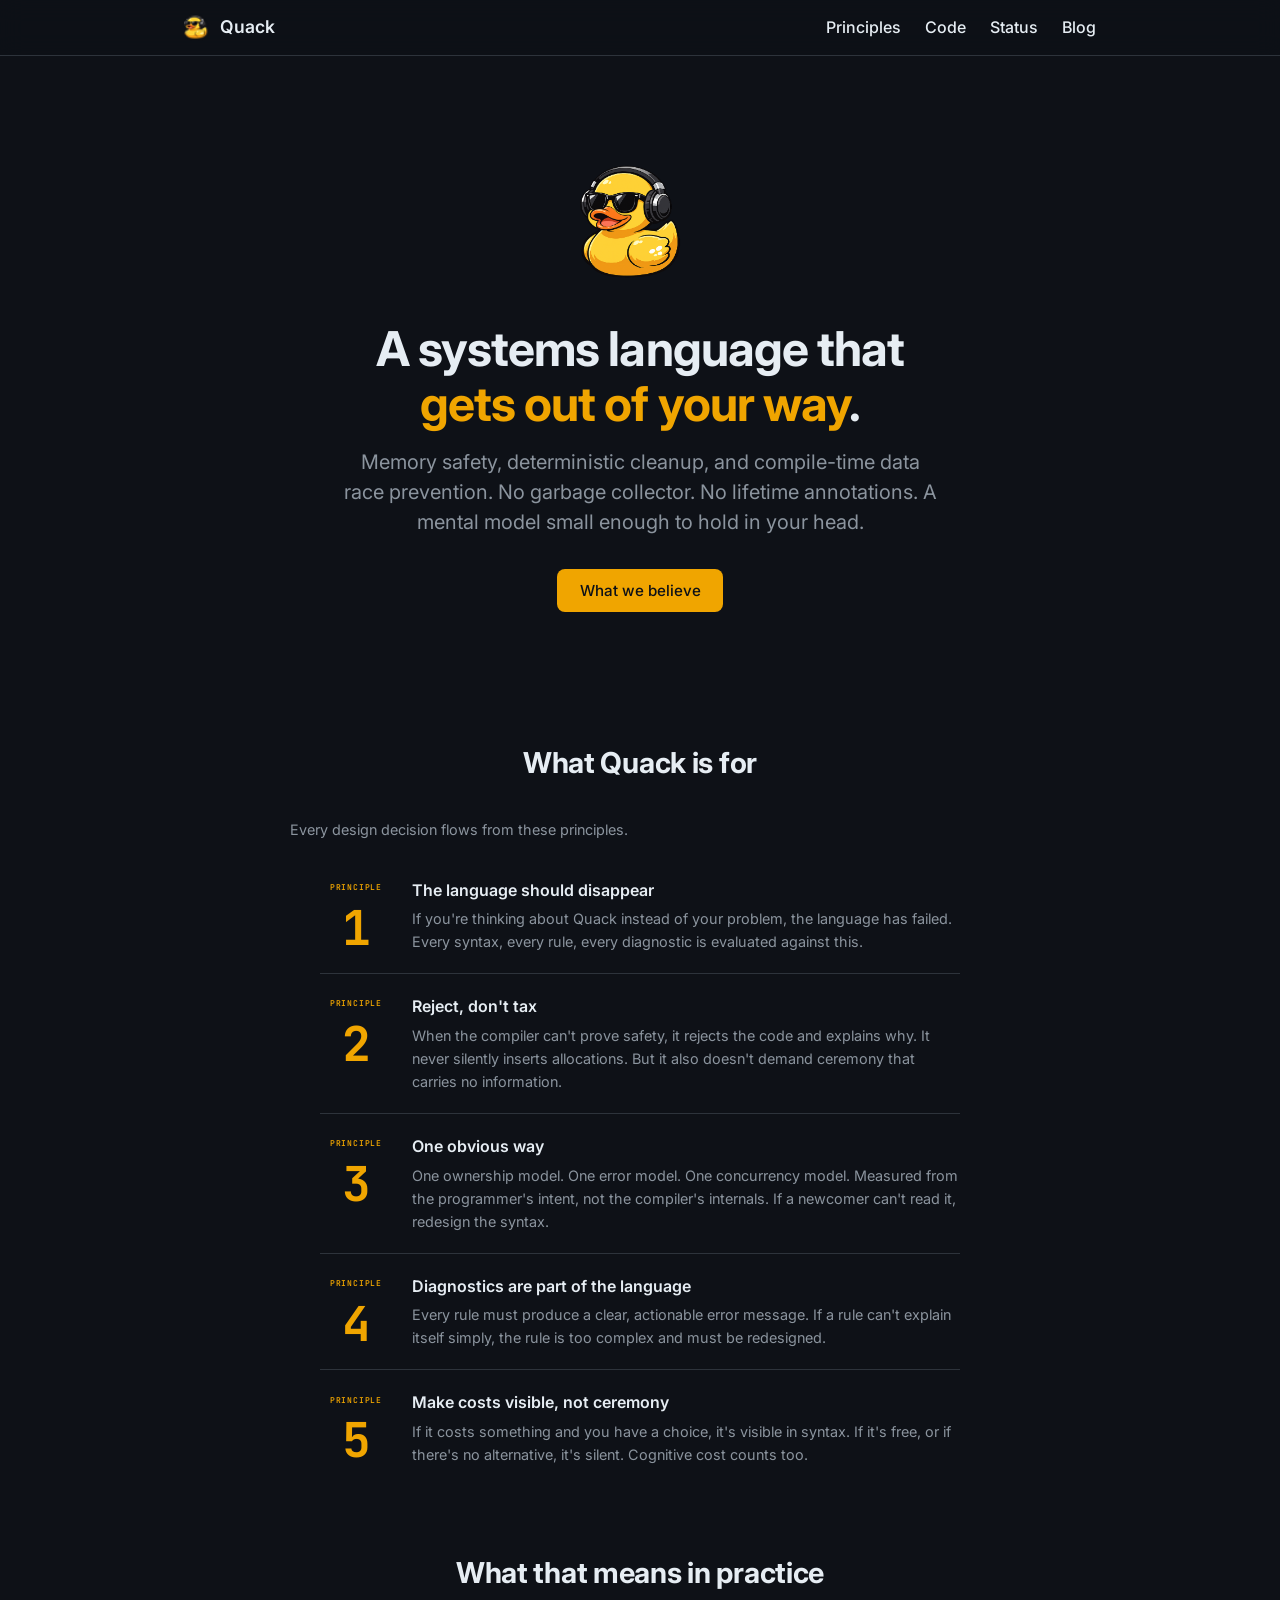
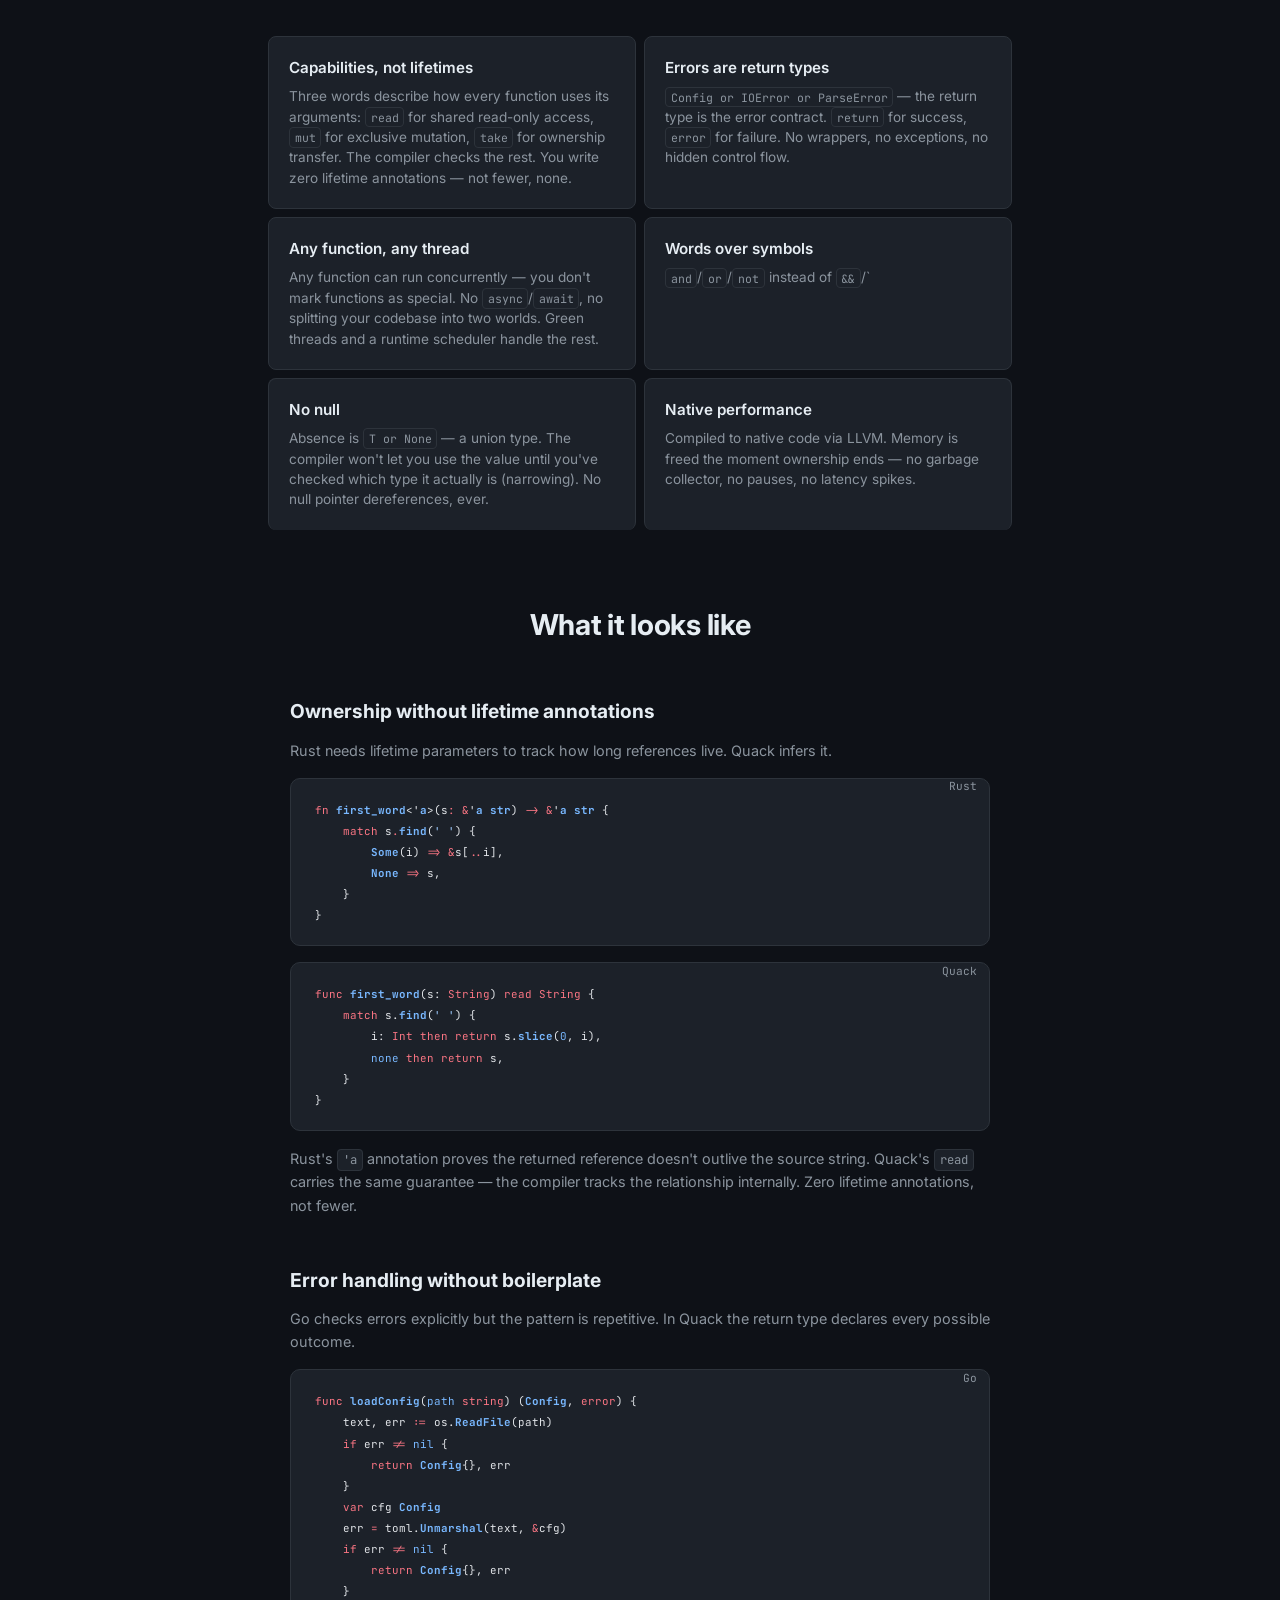
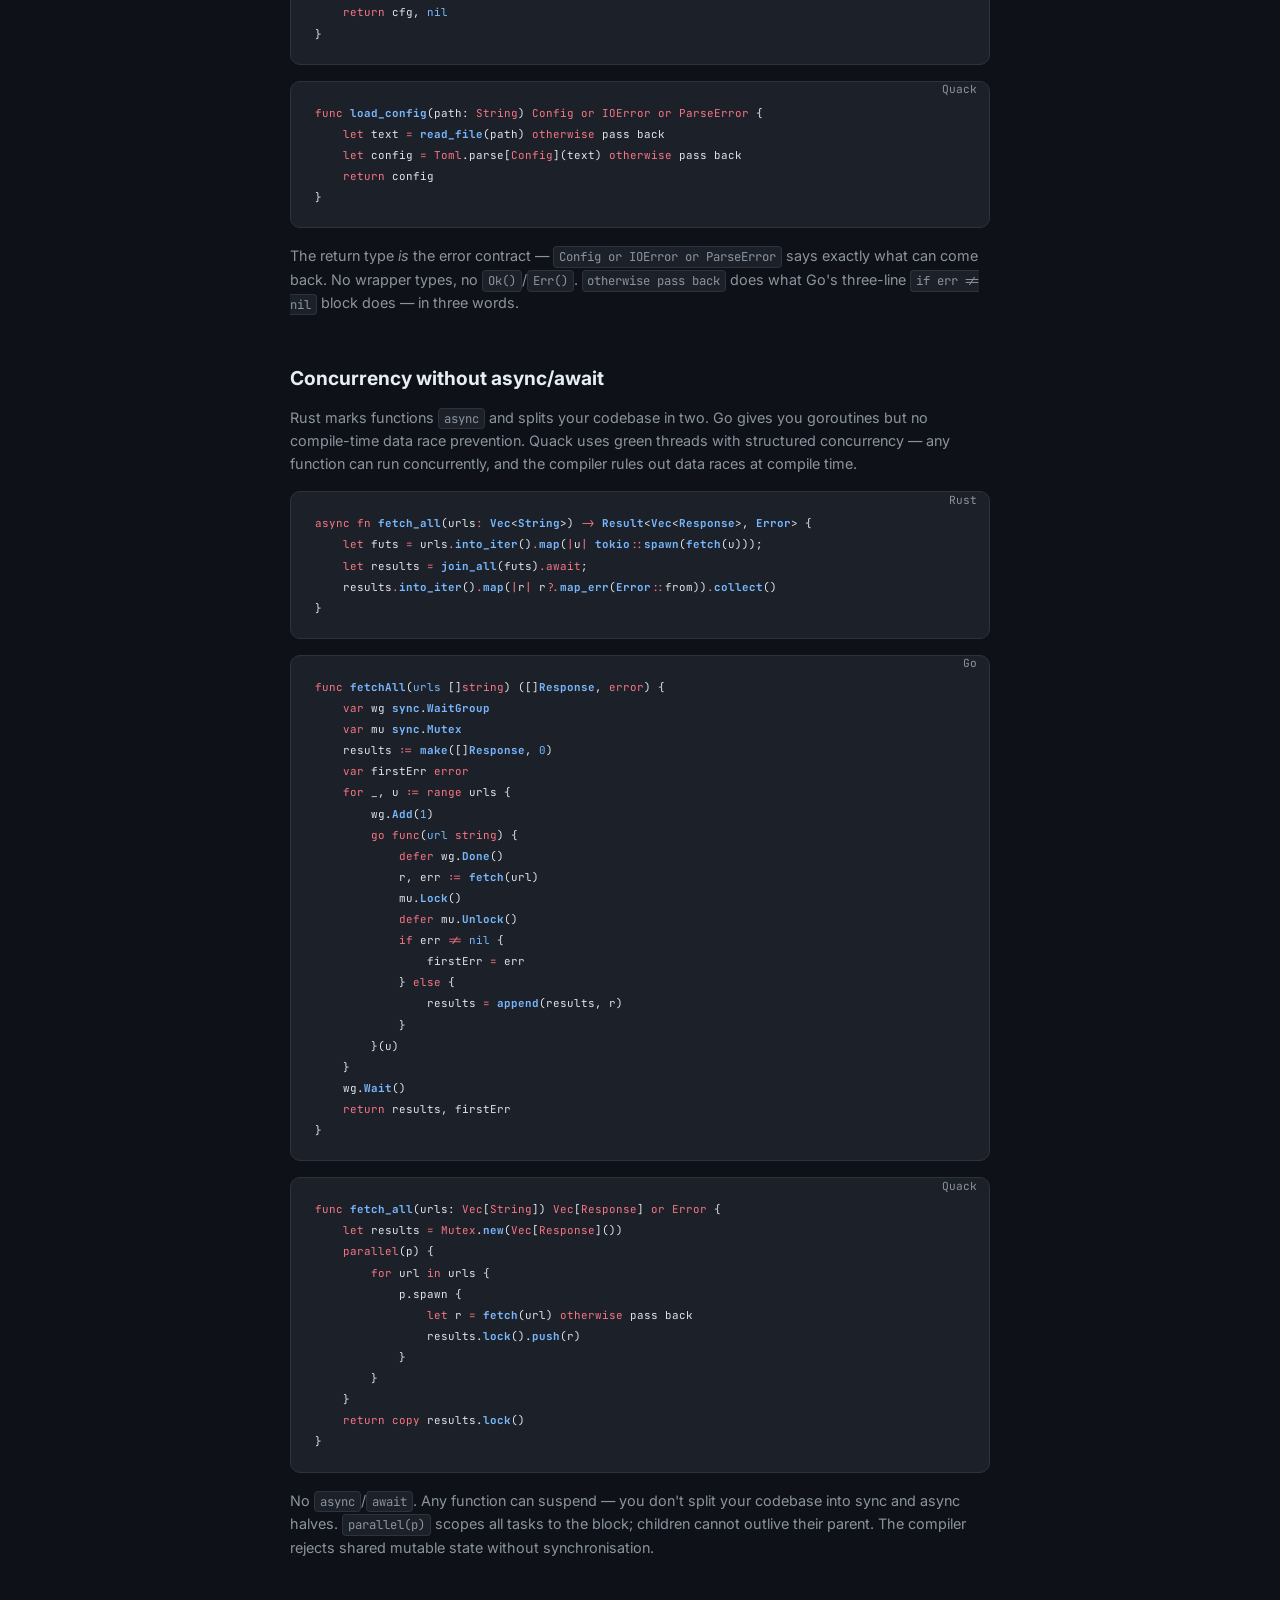
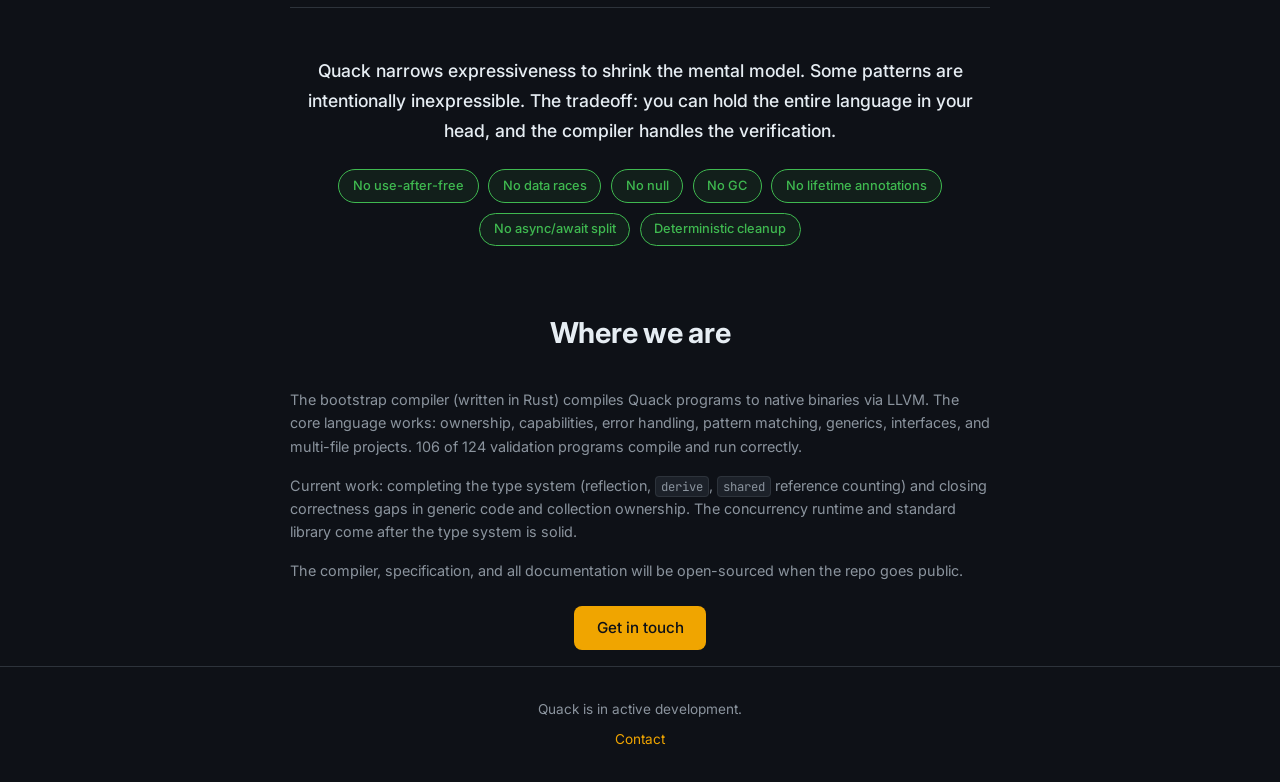
<file: index.html>
<!DOCTYPE html>
<html lang="en">
<head>
  <meta charset="UTF-8">
  <meta name="viewport" content="width=device-width, initial-scale=1.0">
  <title>Quack — Systems Programming Language</title>
  <meta name="description" content="Memory safety and performance, without GC or lifetime annotations.">
  <link rel="icon" href="/favicon.ico" sizes="32x32">
  <link rel="icon" href="/icon-192.png" type="image/png" sizes="192x192">
  <link rel="apple-touch-icon" href="/apple-touch-icon.png">
  <link rel="stylesheet" href="/css/main.css">
  <link rel="stylesheet" href="/giallo.css">
  <link rel="preconnect" href="https://fonts.googleapis.com">
  <link rel="preconnect" href="https://fonts.gstatic.com" crossorigin>
  <link href="https://fonts.googleapis.com/css2?family=Inter:wght@400;500;600;700&family=JetBrains+Mono:wght@400;500&display=swap" rel="stylesheet">
</head>
<body>
  <nav class="site-nav">
  <div class="nav-inner">
    <a href="/" class="nav-logo">
      <img src="/images/quack-nav.png" alt="Q" class="nav-logo-mark">
      <span class="nav-logo-text">Quack</span>
    </a>
    <div class="nav-links">
      <a href="#principles">Principles</a>
      <a href="#taste">Code</a>
      <a href="#status">Status</a>
      <a href="/blog/">Blog</a>
    </div>
  </div>
</nav>

  <main>
    

<div class="landing-content">
  <section class="hero">
  
  <div class="hero-logo">
    <img src="&#x2F;images&#x2F;quack.png" alt="Quack" class="hero-mascot">
  </div>
  
  <h1>A systems language that<br><span class="accent">gets out of your way</span>.</h1>
  
  <p class="tagline">Memory safety, deterministic cleanup, and compile-time data race prevention. No garbage collector. No lifetime annotations. A mental model small enough to hold in your head.</p>
  
  
  <a href="#principles" class="btn btn-primary">What we believe</a>
  
</section>
<a id="principles"></a>
<h2 id="what-quack-is-for">What Quack is for</h2>
<p>Every design decision flows from these principles.</p>
<ol>
<li><strong>The language should disappear</strong>
If you're thinking about Quack instead of your problem, the language has failed. Every syntax, every rule, every diagnostic is evaluated against this.</li>
<li><strong>Reject, don't tax</strong>
When the compiler can't prove safety, it rejects the code and explains why. It never silently inserts allocations. But it also doesn't demand ceremony that carries no information.</li>
<li><strong>One obvious way</strong>
One ownership model. One error model. One concurrency model. Measured from the programmer's intent, not the compiler's internals. If a newcomer can't read it, redesign the syntax.</li>
<li><strong>Diagnostics are part of the language</strong>
Every rule must produce a clear, actionable error message. If a rule can't explain itself simply, the rule is too complex and must be redesigned.</li>
<li><strong>Make costs visible, not ceremony</strong>
If it costs something and you have a choice, it's visible in syntax. If it's free, or if there's no alternative, it's silent. Cognitive cost counts too.</li>
</ol>
<h2 id="what-that-means-in-practice">What that means in practice</h2>
<table><thead><tr><th></th><th></th></tr></thead><tbody>
<tr><td><strong>Capabilities, not lifetimes</strong> Three words describe how every function uses its arguments: <code>read</code> for shared read-only access, <code>mut</code> for exclusive mutation, <code>take</code> for ownership transfer. The compiler checks the rest. You write zero lifetime annotations — not fewer, none.</td><td><strong>Errors are return types</strong> <code>Config or IOError or ParseError</code> — the return type is the error contract. <code>return</code> for success, <code>error</code> for failure. No wrappers, no exceptions, no hidden control flow.</td></tr>
<tr><td><strong>Any function, any thread</strong> Any function can run concurrently — you don't mark functions as special. No <code>async</code>/<code>await</code>, no splitting your codebase into two worlds. Green threads and a runtime scheduler handle the rest.</td><td><strong>Words over symbols</strong> <code>and</code>/<code>or</code>/<code>not</code> instead of <code>&amp;&amp;</code>/`</td></tr>
<tr><td><strong>No null</strong> Absence is <code>T or None</code> — a union type. The compiler won't let you use the value until you've checked which type it actually is (narrowing). No null pointer dereferences, ever.</td><td><strong>Native performance</strong> Compiled to native code via LLVM. Memory is freed the moment ownership ends — no garbage collector, no pauses, no latency spikes.</td></tr>
</tbody></table>
<a id="taste"></a>
<h2 id="what-it-looks-like">What it looks like</h2>
<h3 id="ownership-without-lifetime-annotations">Ownership without lifetime annotations</h3>
<p>Rust needs lifetime parameters to track how long references live. Quack infers it.</p>
<pre class="giallo z-code"><code data-lang="rust"><span class="giallo-l"><span class="z-keyword">fn</span><span class="z-entity z-name"> first_word</span><span>&lt;&#39;</span><span class="z-entity z-name">a</span><span class="z-variable z-other">&gt;(s</span><span class="z-keyword">: &amp;</span><span>&#39;</span><span class="z-entity z-name">a str</span><span>)</span><span class="z-keyword"> -&gt; &amp;</span><span>&#39;</span><span class="z-entity z-name">a str</span><span> {</span></span>
<span class="giallo-l"><span class="z-keyword">    match</span><span class="z-variable z-other"> s</span><span class="z-keyword">.</span><span class="z-entity z-name">find</span><span>(</span><span class="z-string">&#39; &#39;</span><span>) {</span></span>
<span class="giallo-l"><span class="z-entity z-name">        Some</span><span class="z-variable z-other">(i)</span><span class="z-keyword"> =&gt; &amp;</span><span class="z-variable z-other">s[</span><span class="z-keyword">..</span><span class="z-variable z-other">i],</span></span>
<span class="giallo-l"><span class="z-entity z-name">        None</span><span class="z-keyword"> =&gt;</span><span class="z-variable z-other"> s,</span></span>
<span class="giallo-l"><span>    }</span></span>
<span class="giallo-l"><span>}</span></span></code></pre><pre class="giallo z-code"><code data-lang="Quack"><span class="giallo-l"><span class="z-keyword">func</span><span class="z-entity z-name"> first_word</span><span class="z-variable z-other">(s:</span><span class="z-storage z-type"> String</span><span>)</span><span class="z-keyword z-storage z-type"> read String</span><span> {</span></span>
<span class="giallo-l"><span class="z-keyword">    match</span><span class="z-variable z-other"> s.</span><span class="z-entity z-name">find</span><span>(</span><span class="z-string">&#39; &#39;</span><span>) {</span></span>
<span class="giallo-l"><span class="z-variable z-other">        i:</span><span class="z-storage z-type z-keyword"> Int then return</span><span class="z-variable z-other"> s.</span><span class="z-entity z-name">slice</span><span>(</span><span class="z-constant">0</span><span class="z-variable z-other">, i),</span></span>
<span class="giallo-l"><span class="z-constant">        none</span><span class="z-keyword"> then return</span><span class="z-variable z-other"> s,</span></span>
<span class="giallo-l"><span>    }</span></span>
<span class="giallo-l"><span>}</span></span></code></pre>
<p>Rust's <code>'a</code> annotation proves the returned reference doesn't outlive the source string. Quack's <code>read</code> carries the same guarantee — the compiler tracks the relationship internally. Zero lifetime annotations, not fewer.</p>
<h3 id="error-handling-without-boilerplate">Error handling without boilerplate</h3>
<p>Go checks errors explicitly but the pattern is repetitive. In Quack the return type declares every possible outcome.</p>
<pre class="giallo z-code"><code data-lang="go"><span class="giallo-l"><span class="z-keyword">func</span><span class="z-entity z-name"> loadConfig</span><span>(</span><span class="z-variable">path</span><span class="z-storage z-type"> string</span><span>) (</span><span class="z-entity z-name">Config</span><span>,</span><span class="z-storage z-type"> error</span><span>) {</span></span>
<span class="giallo-l"><span class="z-variable z-other">    text, err</span><span class="z-keyword"> :=</span><span class="z-variable z-other"> os.</span><span class="z-entity z-name">ReadFile</span><span class="z-variable z-other">(path)</span></span>
<span class="giallo-l"><span class="z-keyword">    if</span><span class="z-variable z-other"> err</span><span class="z-keyword"> !=</span><span class="z-constant"> nil</span><span> {</span></span>
<span class="giallo-l"><span class="z-keyword">        return</span><span class="z-entity z-name"> Config</span><span class="z-variable z-other">{}, err</span></span>
<span class="giallo-l"><span>    }</span></span>
<span class="giallo-l"><span class="z-keyword">    var</span><span class="z-variable z-other"> cfg</span><span class="z-entity z-name"> Config</span></span>
<span class="giallo-l"><span class="z-variable z-other">    err</span><span class="z-keyword"> =</span><span class="z-variable z-other"> toml.</span><span class="z-entity z-name">Unmarshal</span><span class="z-variable z-other">(text,</span><span class="z-keyword"> &amp;</span><span class="z-variable z-other">cfg)</span></span>
<span class="giallo-l"><span class="z-keyword">    if</span><span class="z-variable z-other"> err</span><span class="z-keyword"> !=</span><span class="z-constant"> nil</span><span> {</span></span>
<span class="giallo-l"><span class="z-keyword">        return</span><span class="z-entity z-name"> Config</span><span class="z-variable z-other">{}, err</span></span>
<span class="giallo-l"><span>    }</span></span>
<span class="giallo-l"><span class="z-keyword">    return</span><span class="z-variable z-other"> cfg,</span><span class="z-constant"> nil</span></span>
<span class="giallo-l"><span>}</span></span></code></pre><pre class="giallo z-code"><code data-lang="Quack"><span class="giallo-l"><span class="z-keyword">func</span><span class="z-entity z-name"> load_config</span><span class="z-variable z-other">(path:</span><span class="z-storage z-type"> String</span><span>)</span><span class="z-storage z-type z-keyword"> Config or IOError or ParseError</span><span> {</span></span>
<span class="giallo-l"><span class="z-keyword">    let</span><span class="z-variable z-other"> text</span><span class="z-keyword"> =</span><span class="z-entity z-name"> read_file</span><span class="z-variable z-other">(path)</span><span class="z-keyword"> otherwise</span><span class="z-variable z-other"> pass back</span></span>
<span class="giallo-l"><span class="z-keyword">    let</span><span class="z-variable z-other"> config</span><span class="z-keyword z-storage z-type"> = Toml</span><span class="z-variable z-other">.parse[</span><span class="z-storage z-type">Config</span><span class="z-variable z-other">](text)</span><span class="z-keyword"> otherwise</span><span class="z-variable z-other"> pass back</span></span>
<span class="giallo-l"><span class="z-keyword">    return</span><span class="z-variable z-other"> config</span></span>
<span class="giallo-l"><span>}</span></span></code></pre>
<p>The return type <em>is</em> the error contract — <code>Config or IOError or ParseError</code> says exactly what can come back. No wrapper types, no <code>Ok()</code>/<code>Err()</code>. <code>otherwise pass back</code> does what Go's three-line <code>if err != nil</code> block does — in three words.</p>
<h3 id="concurrency-without-async-await">Concurrency without async/await</h3>
<p>Rust marks functions <code>async</code> and splits your codebase in two. Go gives you goroutines but no compile-time data race prevention. Quack uses green threads with structured concurrency — any function can run concurrently, and the compiler rules out data races at compile time.</p>
<pre class="giallo z-code"><code data-lang="rust"><span class="giallo-l"><span class="z-keyword">async fn</span><span class="z-entity z-name"> fetch_all</span><span class="z-variable z-other">(urls</span><span class="z-keyword">:</span><span class="z-entity z-name"> Vec</span><span>&lt;</span><span class="z-entity z-name">String</span><span>&gt;)</span><span class="z-keyword"> -&gt;</span><span class="z-entity z-name"> Result</span><span>&lt;</span><span class="z-entity z-name">Vec</span><span>&lt;</span><span class="z-entity z-name">Response</span><span>&gt;,</span><span class="z-entity z-name"> Error</span><span>&gt; {</span></span>
<span class="giallo-l"><span class="z-storage z-type">    let</span><span class="z-variable z-other"> futs</span><span class="z-keyword"> =</span><span class="z-variable z-other"> urls</span><span class="z-keyword">.</span><span class="z-entity z-name">into_iter</span><span>()</span><span class="z-keyword">.</span><span class="z-entity z-name">map</span><span>(</span><span class="z-keyword">|</span><span class="z-variable z-other">u</span><span class="z-keyword">|</span><span class="z-entity z-name"> tokio</span><span class="z-keyword">::</span><span class="z-entity z-name">spawn</span><span>(</span><span class="z-entity z-name">fetch</span><span class="z-variable z-other">(u)));</span></span>
<span class="giallo-l"><span class="z-storage z-type">    let</span><span class="z-variable z-other"> results</span><span class="z-keyword"> =</span><span class="z-entity z-name"> join_all</span><span class="z-variable z-other">(futs)</span><span class="z-keyword">.await</span><span>;</span></span>
<span class="giallo-l"><span class="z-variable z-other">    results</span><span class="z-keyword">.</span><span class="z-entity z-name">into_iter</span><span>()</span><span class="z-keyword">.</span><span class="z-entity z-name">map</span><span>(</span><span class="z-keyword">|</span><span class="z-variable z-other">r</span><span class="z-keyword">|</span><span class="z-variable z-other"> r</span><span class="z-keyword">?.</span><span class="z-entity z-name">map_err</span><span>(</span><span class="z-entity z-name">Error</span><span class="z-keyword">::</span><span class="z-variable z-other">from))</span><span class="z-keyword">.</span><span class="z-entity z-name">collect</span><span>()</span></span>
<span class="giallo-l"><span>}</span></span></code></pre><pre class="giallo z-code"><code data-lang="go"><span class="giallo-l"><span class="z-keyword">func</span><span class="z-entity z-name"> fetchAll</span><span>(</span><span class="z-variable">urls</span><span> []</span><span class="z-storage z-type">string</span><span>) ([]</span><span class="z-entity z-name">Response</span><span>,</span><span class="z-storage z-type"> error</span><span>) {</span></span>
<span class="giallo-l"><span class="z-keyword">    var</span><span class="z-variable z-other"> wg</span><span class="z-entity z-name"> sync</span><span>.</span><span class="z-entity z-name">WaitGroup</span></span>
<span class="giallo-l"><span class="z-keyword">    var</span><span class="z-variable z-other"> mu</span><span class="z-entity z-name"> sync</span><span>.</span><span class="z-entity z-name">Mutex</span></span>
<span class="giallo-l"><span class="z-variable z-other">    results</span><span class="z-keyword"> :=</span><span class="z-entity z-name"> make</span><span>([]</span><span class="z-entity z-name">Response</span><span>,</span><span class="z-constant"> 0</span><span>)</span></span>
<span class="giallo-l"><span class="z-keyword">    var</span><span class="z-variable z-other"> firstErr</span><span class="z-storage z-type"> error</span></span>
<span class="giallo-l"><span class="z-keyword">    for</span><span class="z-variable z-other"> _, u</span><span class="z-keyword"> := range</span><span class="z-variable z-other"> urls {</span></span>
<span class="giallo-l"><span class="z-variable z-other">        wg.</span><span class="z-entity z-name">Add</span><span>(</span><span class="z-constant">1</span><span>)</span></span>
<span class="giallo-l"><span class="z-keyword">        go func</span><span>(</span><span class="z-variable">url</span><span class="z-storage z-type"> string</span><span>) {</span></span>
<span class="giallo-l"><span class="z-keyword">            defer</span><span class="z-variable z-other"> wg.</span><span class="z-entity z-name">Done</span><span>()</span></span>
<span class="giallo-l"><span class="z-variable z-other">            r, err</span><span class="z-keyword"> :=</span><span class="z-entity z-name"> fetch</span><span class="z-variable z-other">(url)</span></span>
<span class="giallo-l"><span class="z-variable z-other">            mu.</span><span class="z-entity z-name">Lock</span><span>()</span></span>
<span class="giallo-l"><span class="z-keyword">            defer</span><span class="z-variable z-other"> mu.</span><span class="z-entity z-name">Unlock</span><span>()</span></span>
<span class="giallo-l"><span class="z-keyword">            if</span><span class="z-variable z-other"> err</span><span class="z-keyword"> !=</span><span class="z-constant"> nil</span><span> {</span></span>
<span class="giallo-l"><span class="z-variable z-other">                firstErr</span><span class="z-keyword"> =</span><span class="z-variable z-other"> err</span></span>
<span class="giallo-l"><span>            }</span><span class="z-keyword"> else</span><span> {</span></span>
<span class="giallo-l"><span class="z-variable z-other">                results</span><span class="z-keyword"> =</span><span class="z-entity z-name"> append</span><span class="z-variable z-other">(results, r)</span></span>
<span class="giallo-l"><span>            }</span></span>
<span class="giallo-l"><span class="z-variable z-other">        }(u)</span></span>
<span class="giallo-l"><span>    }</span></span>
<span class="giallo-l"><span class="z-variable z-other">    wg.</span><span class="z-entity z-name">Wait</span><span>()</span></span>
<span class="giallo-l"><span class="z-keyword">    return</span><span class="z-variable z-other"> results, firstErr</span></span>
<span class="giallo-l"><span>}</span></span></code></pre><pre class="giallo z-code"><code data-lang="Quack"><span class="giallo-l"><span class="z-keyword">func</span><span class="z-entity z-name"> fetch_all</span><span class="z-variable z-other">(urls:</span><span class="z-storage z-type"> Vec</span><span>[</span><span class="z-storage z-type">String</span><span>])</span><span class="z-storage z-type"> Vec</span><span>[</span><span class="z-storage z-type">Response</span><span>]</span><span class="z-keyword z-storage z-type"> or Error</span><span> {</span></span>
<span class="giallo-l"><span class="z-keyword">    let</span><span class="z-variable z-other"> results</span><span class="z-keyword z-storage z-type"> = Mutex</span><span>.</span><span class="z-entity z-name">new</span><span>(</span><span class="z-storage z-type">Vec</span><span>[</span><span class="z-storage z-type">Response</span><span>]())</span></span>
<span class="giallo-l"><span class="z-keyword">    parallel</span><span class="z-variable z-other">(p) {</span></span>
<span class="giallo-l"><span class="z-keyword">        for</span><span class="z-variable z-other"> url</span><span class="z-keyword"> in</span><span class="z-variable z-other"> urls {</span></span>
<span class="giallo-l"><span class="z-variable z-other">            p.spawn {</span></span>
<span class="giallo-l"><span class="z-keyword">                let</span><span class="z-variable z-other"> r</span><span class="z-keyword"> =</span><span class="z-entity z-name"> fetch</span><span class="z-variable z-other">(url)</span><span class="z-keyword"> otherwise</span><span class="z-variable z-other"> pass back</span></span>
<span class="giallo-l"><span class="z-variable z-other">                results.</span><span class="z-entity z-name">lock</span><span>().</span><span class="z-entity z-name">push</span><span class="z-variable z-other">(r)</span></span>
<span class="giallo-l"><span>            }</span></span>
<span class="giallo-l"><span>        }</span></span>
<span class="giallo-l"><span>    }</span></span>
<span class="giallo-l"><span class="z-keyword">    return copy</span><span class="z-variable z-other"> results.</span><span class="z-entity z-name">lock</span><span>()</span></span>
<span class="giallo-l"><span>}</span></span></code></pre>
<p>No <code>async</code>/<code>await</code>. Any function can suspend — you don't split your codebase into sync and async halves. <code>parallel(p)</code> scopes all tasks to the block; children cannot outlive their parent. The compiler rejects shared mutable state without synchronisation.</p>
<hr />
<p>Quack narrows expressiveness to shrink the mental model. Some patterns are intentionally inexpressible. The tradeoff: you can hold the entire language in your head, and the compiler handles the verification.</p>
<ul>
<li>No use-after-free</li>
<li>No data races</li>
<li>No null</li>
<li>No GC</li>
<li>No lifetime annotations</li>
<li>No async/await split</li>
<li>Deterministic cleanup</li>
</ul>
<a id="status"></a>
<h2 id="where-we-are">Where we are</h2>
<p>The bootstrap compiler (written in Rust) compiles Quack programs to native binaries via LLVM. The core language works: ownership, capabilities, error handling, pattern matching, generics, interfaces, and multi-file projects. 106 of 124 validation programs compile and run correctly.</p>
<p>Current work: completing the type system (reflection, <code>derive</code>, <code>shared</code> reference counting) and closing correctness gaps in generic code and collection ownership. The concurrency runtime and standard library come after the type system is solid.</p>
<p>The compiler, specification, and all documentation will be open-sourced when the repo goes public.</p>
<p style="margin-top: 1.5rem; text-align: center;">
  <a href="mailto:markjallen9@gmail.com" class="btn btn-primary">Get in touch</a>
</p>

</div>


  </main>
  <footer class="site-footer">
  <div class="footer-inner">
    <p>Quack is in active development.</p>
    <p class="footer-links">
      <a href="mailto:markjallen9@gmail.com">Contact</a>
    </p>
  </div>
</footer>

</body>
</html>
</file>
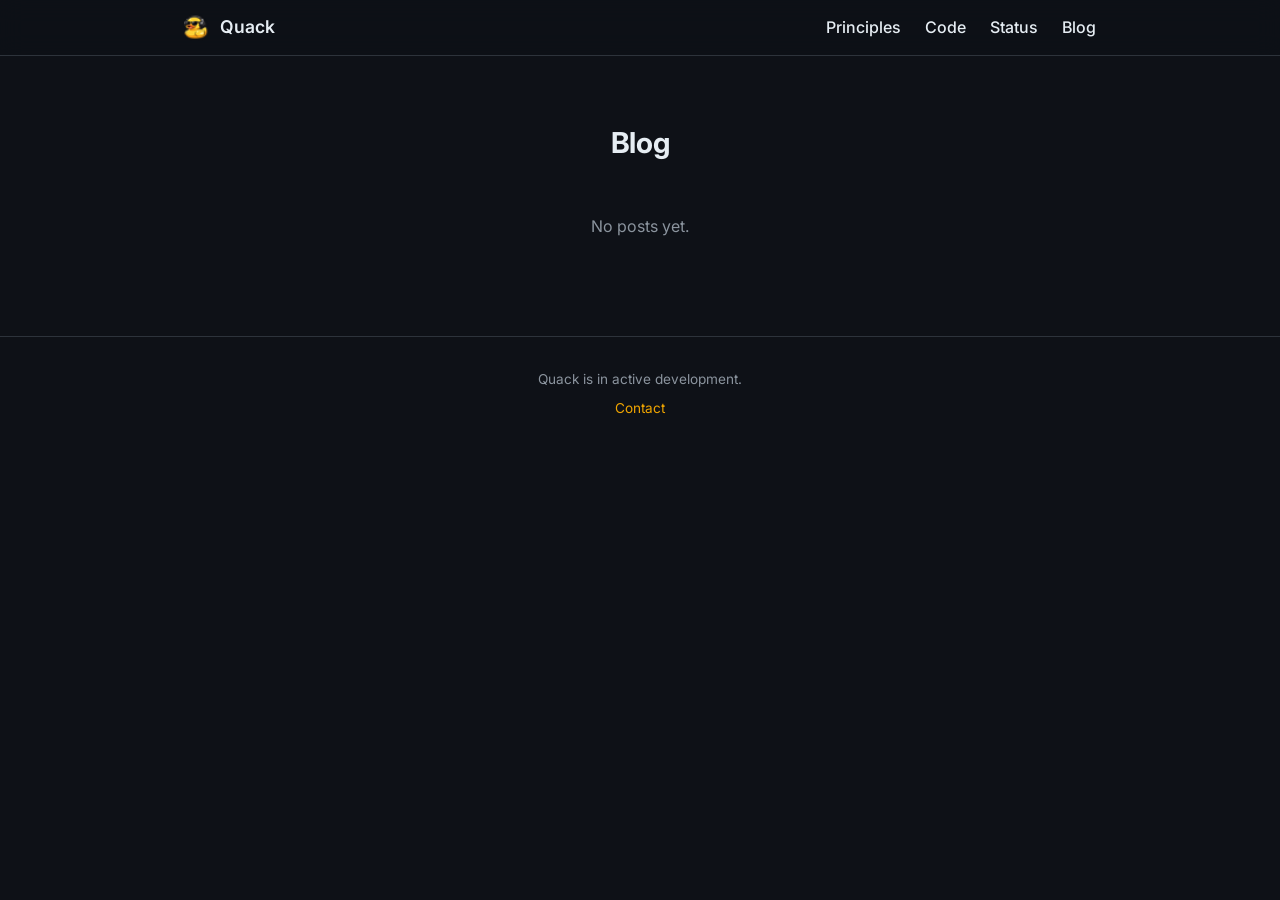
<file: blog/index.html>
<!DOCTYPE html>
<html lang="en">
<head>
  <meta charset="UTF-8">
  <meta name="viewport" content="width=device-width, initial-scale=1.0">
  <title>Quack — Systems Programming Language</title>
  <meta name="description" content="Memory safety and performance, without GC or lifetime annotations.">
  <link rel="icon" href="/favicon.ico" sizes="32x32">
  <link rel="icon" href="/icon-192.png" type="image/png" sizes="192x192">
  <link rel="apple-touch-icon" href="/apple-touch-icon.png">
  <link rel="stylesheet" href="/css/main.css">
  <link rel="stylesheet" href="/giallo.css">
  <link rel="preconnect" href="https://fonts.googleapis.com">
  <link rel="preconnect" href="https://fonts.gstatic.com" crossorigin>
  <link href="https://fonts.googleapis.com/css2?family=Inter:wght@400;500;600;700&family=JetBrains+Mono:wght@400;500&display=swap" rel="stylesheet">
</head>
<body>
  <nav class="site-nav">
  <div class="nav-inner">
    <a href="/" class="nav-logo">
      <img src="/images/quack-nav.png" alt="Q" class="nav-logo-mark">
      <span class="nav-logo-text">Quack</span>
    </a>
    <div class="nav-links">
      <a href="#principles">Principles</a>
      <a href="#taste">Code</a>
      <a href="#status">Status</a>
      <a href="/blog/">Blog</a>
    </div>
  </div>
</nav>

  <main>
    
<section>
  <div class="section-head">
    <h2>Blog</h2>
  </div>
  <div class="blog-list">
    
    
    <p class="blog-empty">No posts yet.</p>
    
  </div>
</section>

  </main>
  <footer class="site-footer">
  <div class="footer-inner">
    <p>Quack is in active development.</p>
    <p class="footer-links">
      <a href="mailto:markjallen9@gmail.com">Contact</a>
    </p>
  </div>
</footer>

</body>
</html>
</file>
<file: css/main.css>
/* ============================================================
   Quack — Site Styles
   ============================================================ */

:root {
  /* palette */
  --bg:          #0e1117;
  --bg-subtle:   #161b22;
  --bg-card:     #1c2129;
  --border:      #2d333b;
  --text:        #e6edf3;
  --text-muted:  #8b949e;
  --accent:      #f0a500;
  --accent-dim:  #b37b00;
  --green:       #3fb950;
  --red:         #f85149;
  --blue:        #58a6ff;
  --purple:      #bc8cff;

  /* type */
  --font-body: 'Inter', -apple-system, BlinkMacSystemFont, sans-serif;
  --font-mono: 'JetBrains Mono', 'Fira Code', monospace;

  /* layout */
  --max-w: 960px;
  --nav-h: 56px;
}

/* ---- reset ---- */
*, *::before, *::after { box-sizing: border-box; margin: 0; padding: 0; }

html {
  font-size: 16px;
  scroll-behavior: smooth;
  -webkit-font-smoothing: antialiased;
}

body {
  font-family: var(--font-body);
  background: var(--bg);
  color: var(--text);
  line-height: 1.6;
}

a { color: var(--accent); text-decoration: none; }
a:hover { text-decoration: underline; }

/* ---- nav ---- */
.site-nav {
  position: fixed;
  top: 0; left: 0; right: 0;
  height: var(--nav-h);
  background: rgba(14, 17, 23, 0.85);
  backdrop-filter: blur(12px);
  border-bottom: 1px solid var(--border);
  z-index: 100;
}

.nav-inner {
  max-width: var(--max-w);
  margin: 0 auto;
  padding: 0 1.5rem;
  height: 100%;
  display: flex;
  align-items: center;
  justify-content: space-between;
}

.nav-logo {
  display: flex;
  align-items: center;
  gap: 0.5rem;
  color: var(--text);
  font-weight: 600;
  font-size: 1.1rem;
}

.nav-logo:hover { text-decoration: none; }

.nav-logo-mark {
  width: 28px;
  height: 28px;
  border-radius: 6px;
  object-fit: contain;
}

.nav-links {
  display: flex;
  gap: 1.5rem;
  font-size: 1rem;
}

.nav-links a { color: var(--text); font-weight: 500; }
.nav-links a:hover { color: var(--accent); text-decoration: none; }

.nav-gh {
  padding: 0.3rem 0.8rem;
  border: 1px solid var(--border);
  border-radius: 6px;
}

.nav-gh:hover {
  border-color: var(--text-muted);
}

/* ---- layout ---- */
main {
  margin-top: var(--nav-h);
}

section {
  max-width: var(--max-w);
  margin: 0 auto;
  padding: 4rem 1.5rem;
}

/* ---- hero ---- */
.hero {
  padding-top: 6rem;
  padding-bottom: 4rem;
  text-align: center;
}

.hero-logo {
  margin-bottom: 1.5rem;
}

.hero-mascot {
  width: 120px;
  height: auto;
  border-radius: 16px;
}

.hero h1 {
  font-size: 3rem;
  font-weight: 700;
  letter-spacing: -0.02em;
  line-height: 1.15;
  margin-bottom: 1rem;
}

.hero h1 .accent { color: var(--accent); }

.hero .tagline {
  font-size: 1.25rem;
  color: var(--text-muted);
  max-width: 600px;
  margin: 0 auto 2rem;
  line-height: 1.5;
}

.hero-badges {
  display: flex;
  justify-content: center;
  gap: 0.75rem;
  margin-bottom: 2.5rem;
  flex-wrap: wrap;
}

.badge {
  display: inline-block;
  padding: 0.3rem 0.75rem;
  font-size: 0.8rem;
  font-weight: 500;
  border-radius: 999px;
  border: 1px solid var(--border);
  color: var(--text-muted);
  background: var(--bg-subtle);
}

.badge--accent {
  border-color: var(--accent-dim);
  color: var(--accent);
}

.hero-code-note {
  margin-top: 0.75rem;
  font-size: 0.85rem;
  color: var(--text-muted);
  text-align: center;
}

.hero-cta {
  display: flex;
  justify-content: center;
  gap: 1rem;
  margin-bottom: 3rem;
}

.btn {
  display: inline-flex;
  align-items: center;
  gap: 0.4rem;
  padding: 0.6rem 1.4rem;
  font-size: 0.95rem;
  font-weight: 500;
  border-radius: 8px;
  transition: all 0.15s ease;
}

.btn:hover { text-decoration: none; }

.btn-primary {
  background: var(--accent);
  color: var(--bg);
}

.btn-primary:hover {
  background: var(--accent-dim);
}

.btn-secondary {
  background: var(--bg-subtle);
  color: var(--text);
  border: 1px solid var(--border);
}

.btn-secondary:hover {
  border-color: var(--text-muted);
}

/* ---- code blocks ---- */
.hero-code {
  max-width: 620px;
  margin: 0 auto;
  text-align: left;
}

pre {
  background: var(--bg-card);
  border: 1px solid var(--border);
  border-radius: 10px;
  padding: 1.25rem 1.5rem;
  overflow-x: auto;
  font-family: var(--font-mono);
  font-size: 0.85rem;
  line-height: 1.7;
}

code {
  font-family: var(--font-mono);
  font-size: 0.85em;
}

.code-label {
  display: inline-block;
  font-family: var(--font-mono);
  font-size: 0.7rem;
  color: var(--text-muted);
  background: var(--bg-subtle);
  border: 1px solid var(--border);
  border-bottom: none;
  border-radius: 6px 6px 0 0;
  padding: 0.25rem 0.75rem;
  margin-bottom: -1px;
  position: relative;
  z-index: 1;
}

.code-label + pre {
  border-top-left-radius: 0;
}

/* inline code */
p code, li code, td code {
  background: var(--bg-card);
  padding: 0.15em 0.4em;
  border-radius: 4px;
  font-size: 0.85em;
  border: 1px solid var(--border);
}

/* ---- status banner ---- */
.status-banner {
  text-align: center;
  padding: 0.8rem;
  font-size: 0.85rem;
  color: var(--text-muted);
  border-top: 1px solid var(--border);
  border-bottom: 1px solid var(--border);
  background: var(--bg-subtle);
}

.status-banner strong { color: var(--accent); }

/* ---- landing page content ---- */
.landing-content {
  max-width: var(--max-w);
  margin: 0 auto;
  padding: 0 1.5rem;
}

.landing-content > h2 {
  font-size: 1.8rem;
  font-weight: 700;
  letter-spacing: -0.01em;
  text-align: center;
  margin: 4rem 0 2rem;
}

.landing-content > h3 {
  font-size: 1.2rem;
  font-weight: 700;
  margin: 3rem 0 0.75rem;
  max-width: 700px;
  margin-left: auto;
  margin-right: auto;
}

.landing-content > p {
  font-size: 0.9rem;
  color: var(--text-muted);
  line-height: 1.6;
  max-width: 700px;
  margin: 0 auto 1rem;
}

/* code blocks with language labels */
.landing-content pre {
  min-width: 640px;
  max-width: 700px;
  margin: 0 auto 1rem;
  font-size: 0.8rem;
  line-height: 1.65;
  position: relative;
}

.landing-content pre code[data-lang]::before {
  content: attr(data-lang);
  position: absolute;
  top: -0.1rem;
  right: 0.75rem;
  font-family: var(--font-mono);
  font-size: 0.7rem;
  color: var(--text-muted);
  text-transform: capitalize;
}

/* ---- borderless feature table ---- */
.landing-content table {
  border-collapse: separate;
  border-spacing: 0.5rem;
  table-layout: fixed;
  width: 100%;
  max-width: 760px;
  margin: 0 auto 2rem;
}

.landing-content table thead { display: none; }

.landing-content table td {
  padding: 1.25rem;
  border: 1px solid var(--border);
  border-bottom: 1px solid var(--border);
  border-radius: 8px;
  background: var(--bg-card);
  font-size: 0.85rem;
  color: var(--text-muted);
  line-height: 1.5;
  vertical-align: top;
  text-align: left;
  white-space: normal;
  word-break: break-word;
  overflow-wrap: break-word;
  font-weight: 400;
}

.landing-content table td strong {
  display: block;
  font-size: 0.95rem;
  font-weight: 600;
  margin-bottom: 0.4rem;
  color: var(--text);
}

/* Rust syntax highlighting */
.rust .kw       { color: #ff7b72; }
.rust .type     { color: #79c0ff; }
.rust .func     { color: #d2a8ff; }
.rust .str      { color: #a5d6ff; }
.rust .num      { color: #79c0ff; }
.rust .comment  { color: #8b949e; font-style: italic; }
.rust .op       { color: #e6edf3; }
.rust .lifetime { color: #ffa657; }
.rust .field    { color: #e6edf3; }
.rust .enum-v   { color: #7ee787; }

/* section-head kept for non-landing pages */
.section-head {
  text-align: center;
  margin-bottom: 1rem;
}

.section-head h2 {
  font-size: 1.8rem;
  font-weight: 700;
  letter-spacing: -0.01em;
}

.section-head p {
  color: var(--text-muted);
  font-size: 1rem;
  margin-top: 0.5rem;
}

/* ---- comparison table ---- */
.table-wrap {
  overflow-x: auto;
  margin-top: 2rem;
  border: 1px solid var(--border);
  border-radius: 10px;
}

table {
  width: 100%;
  border-collapse: collapse;
  font-size: 0.85rem;
}

thead {
  background: var(--bg-card);
}

th, td {
  padding: 0.6rem 0.75rem;
  text-align: center;
  border-bottom: 1px solid var(--border);
}

th {
  font-weight: 600;
  font-size: 0.8rem;
  text-transform: uppercase;
  letter-spacing: 0.04em;
  color: var(--text-muted);
}

th.col-quack {
  color: var(--accent);
}

td:first-child {
  text-align: left;
  color: var(--text-muted);
  font-weight: 500;
  white-space: nowrap;
}

tr:last-child td { border-bottom: none; }

/* highlight Quack column */
.cmp-table td.q-cell {
  background: rgba(240, 165, 0, 0.05);
}

/* icon cells */
.cmp-yes, .cmp-no, .cmp-half, .cmp-na {
  cursor: help;
  font-size: 1rem;
  font-weight: 700;
}

.cmp-yes  { color: var(--green); }
.cmp-no   { color: var(--red); }
.cmp-half { color: var(--text-muted); font-size: 0.7rem; }
.cmp-na   { color: var(--text-muted); font-weight: 400; }

/* tooltip */
[title] {
  position: relative;
}

.cmp-table td:not(:first-child) {
  font-size: 1rem;
}

/* legend */
.cmp-legend {
  text-align: center;
  margin-top: 1rem;
  font-size: 0.8rem;
  color: var(--text-muted);
  display: flex;
  justify-content: center;
  gap: 1.25rem;
}

/* table row links */
.cmp-table td:first-child a {
  color: var(--text-muted);
  text-decoration: none;
  border-bottom: 1px dashed var(--border);
}

.cmp-table td:first-child a:hover {
  color: var(--accent);
  border-bottom-color: var(--accent);
}

/* restrictions heading + intro */
.cmp-restrictions-heading {
  font-size: 1.1rem;
  font-weight: 600;
  color: var(--text);
  margin-top: 2rem;
  margin-bottom: 0.25rem;
}

.cmp-restrictions-intro {
  font-size: 0.85rem;
  color: var(--text-muted);
  margin-bottom: 1rem;
}

/* section divider within detail sections */
.cmp-section-divider {
  font-size: 1.1rem;
  font-weight: 600;
  color: var(--text);
  margin-top: 2rem;
  margin-bottom: 0;
  padding-top: 1rem;
  border-top: 1px solid var(--border);
}

/* ---- comparison detail sections ---- */
.cmp-details {
  padding-top: 0;
}

.cmp-detail {
  padding: 1.5rem 0;
  border-bottom: 1px solid var(--border);
}

.cmp-detail:last-child { border-bottom: none; }

.cmp-detail h3 {
  font-size: 1.1rem;
  font-weight: 600;
  margin-bottom: 0.5rem;
  color: var(--text);
  scroll-margin-top: calc(var(--nav-h) + 1rem);
}

/* make the anchor target scroll past the fixed nav */
.cmp-detail[id] {
  scroll-margin-top: calc(var(--nav-h) + 1rem);
}

.cmp-detail > p {
  font-size: 0.9rem;
  color: var(--text-muted);
  line-height: 1.6;
  margin-bottom: 1rem;
  max-width: 700px;
}

.cmp-detail-grid {
  display: grid;
  grid-template-columns: 1fr 1fr;
  gap: 0.4rem 1.5rem;
}

@media (max-width: 600px) {
  .cmp-detail-grid { grid-template-columns: 1fr; }
}

.cmp-lang {
  font-size: 0.85rem;
  color: var(--text-muted);
  padding: 0.3rem 0;
  line-height: 1.4;
}

.cmp-lang strong {
  color: var(--text);
  font-weight: 600;
}

/* ---- principles (styled ordered list) ---- */
.landing-content ol {
  counter-reset: principle;
  list-style: none;
  padding: 0;
  max-width: 640px;
  margin: 0 auto 2rem;
}

.landing-content ol li {
  display: grid;
  grid-template-columns: 4.5rem 1fr;
  gap: 0 1.25rem;
  padding: 1.25rem 0;
  border-bottom: 1px solid var(--border);
  font-size: 0.9rem;
  color: var(--text-muted);
  line-height: 1.6;
  position: relative;
}

.landing-content ol li:last-child { border-bottom: none; }

.landing-content ol li::before {
  counter-increment: principle;
  content: "PRINCIPLE";
  font-family: var(--font-mono);
  font-size: 0.5rem;
  font-weight: 600;
  letter-spacing: 0.1em;
  color: var(--accent);
  text-align: center;
  grid-row: 1 / 3;
  padding-top: 0.2rem;
}

.landing-content ol li::after {
  content: counter(principle);
  position: absolute;
  left: 0;
  top: 2rem;
  width: 4.5rem;
  font-family: var(--font-mono);
  font-size: 3rem;
  font-weight: 700;
  color: var(--accent);
  text-align: center;
}

.landing-content ol li strong {
  display: block;
  color: var(--text);
  font-size: 1rem;
  font-weight: 600;
  margin-bottom: 0.25rem;
}

/* ---- footer ---- */
.site-footer {
  border-top: 1px solid var(--border);
  padding: 2rem 1.5rem;
  text-align: center;
  font-size: 0.85rem;
  color: var(--text-muted);
}

.footer-inner {
  max-width: var(--max-w);
  margin: 0 auto;
}

.footer-links {
  margin-top: 0.5rem;
  display: flex;
  justify-content: center;
  gap: 1.5rem;
}

/* ---- quack syntax highlighting ---- */
.q .kw       { color: #ff7b72; }  /* keywords */
.q .type     { color: #79c0ff; }  /* types */
.q .func     { color: #d2a8ff; }  /* function names */
.q .str      { color: #a5d6ff; }  /* strings */
.q .num      { color: #79c0ff; }  /* numbers */
.q .comment  { color: #8b949e; font-style: italic; }
.q .cap      { color: #ffa657; }  /* capabilities: mut, take */
.q .op       { color: #e6edf3; }  /* operators */
.q .punct    { color: #8b949e; }  /* punctuation */
.q .enum-v   { color: #7ee787; }  /* enum variants */
.q .effect   { color: #f0a500; }  /* effect annotations */

/* ---- book landing ---- */
.book-landing {
  max-width: var(--max-w);
  margin: 0 auto;
  padding: 4rem 1.5rem;
}

.book-hero {
  text-align: center;
  margin-bottom: 3rem;
}

.book-hero h1 {
  font-size: 2.5rem;
  font-weight: 700;
  margin-bottom: 0.5rem;
}

.book-subtitle {
  font-size: 1.15rem;
  color: var(--text-muted);
  margin-bottom: 0.25rem;
}

.book-byline {
  color: var(--text-muted);
  font-size: 0.95rem;
}

.book-formats {
  display: grid;
  grid-template-columns: repeat(3, 1fr);
  gap: 1rem;
  margin-bottom: 3rem;
}

.book-format-card {
  display: flex;
  flex-direction: column;
  align-items: center;
  padding: 1.5rem 1rem;
  border: 1px solid var(--border);
  border-radius: 8px;
  background: var(--bg-card);
  text-decoration: none;
  transition: border-color 0.15s;
}

.book-format-card:hover {
  text-decoration: none;
  border-color: var(--accent);
}

.book-format-primary {
  border-color: var(--accent);
}

.book-format-disabled {
  opacity: 0.6;
  pointer-events: none;
}

.book-format-label {
  font-size: 1.1rem;
  font-weight: 600;
  color: var(--text);
  margin-bottom: 0.25rem;
}

.book-format-desc {
  font-size: 0.85rem;
  color: var(--text-muted);
}

.book-about h2 {
  font-size: 1.5rem;
  margin-bottom: 1rem;
}

.book-about p {
  color: var(--text-muted);
  margin-bottom: 0.75rem;
  max-width: 640px;
}

.book-toc {
  margin-top: 2rem;
}

.book-toc h3 {
  font-size: 1rem;
  color: var(--accent);
  margin-top: 1.5rem;
  margin-bottom: 0.5rem;
}

.book-toc ol {
  padding-left: 1.5rem;
  color: var(--text-muted);
}

.book-toc li {
  margin-bottom: 0.25rem;
}

/* ---- thesis / guarantees ---- */
.landing-content hr {
  border: none;
  border-top: 1px solid var(--border);
  margin: 3rem auto;
  max-width: 700px;
}

.landing-content hr + p {
  font-size: 1.1rem;
  color: var(--text);
  line-height: 1.7;
  text-align: center;
  font-weight: 500;
  max-width: 700px;
  margin: 0 auto 1rem;
}

.landing-content ul {
  display: flex;
  flex-wrap: wrap;
  justify-content: center;
  gap: 0.6rem;
  margin: 1.5rem auto 2rem;
  list-style: none;
  padding: 0;
  max-width: 700px;
}

.landing-content ul li {
  display: inline-block;
  padding: 0.35rem 0.85rem;
  font-size: 0.8rem;
  font-weight: 500;
  border-radius: 999px;
  border: 1px solid var(--green);
  color: var(--green);
  background: rgba(63, 185, 80, 0.08);
}

/* ---- holding page text ---- */
.holding-text {
  max-width: 640px;
  margin: 0 auto;
}

.holding-text p {
  font-size: 1.05rem;
  color: var(--text-muted);
  line-height: 1.7;
  margin-bottom: 1rem;
}

/* feature grid (old shortcode) - kept for reference pages */

/* ---- status grid ---- */
.status-grid {
  display: grid;
  grid-template-columns: 1fr 1fr 1fr;
  gap: 1rem;
  margin-top: 2rem;
}

.status-item {
  padding: 1.25rem;
  border: 1px solid var(--border);
  border-radius: 8px;
  background: var(--bg-card);
  position: relative;
  padding-left: 1.25rem;
  border-left: 3px solid var(--border);
}

.status-item h3 {
  font-size: 0.9rem;
  font-weight: 600;
  margin-bottom: 0.3rem;
  color: var(--text);
}

.status-item p {
  font-size: 0.8rem;
  color: var(--text-muted);
  line-height: 1.5;
}

.status-item.done { border-left-color: var(--green); }
.status-item.wip { border-left-color: var(--accent); }
.status-item.future { border-left-color: var(--border); }

/* ---- responsive ---- */
@media (max-width: 760px) {
  .feature-grid { grid-template-columns: 1fr; }
  .status-grid { grid-template-columns: 1fr; }
}

@media (max-width: 600px) {
  .hero h1 { font-size: 2rem; }
  .hero .tagline { font-size: 1.05rem; }
  section { padding: 3rem 1rem; }
  .nav-links { gap: 0.75rem; font-size: 0.8rem; }
}

/* ---- blog ---- */
.blog-list {
  max-width: 640px;
  margin: 0 auto;
}

.blog-entry {
  padding: 1.25rem 0;
  border-bottom: 1px solid var(--border);
}

.blog-entry:last-child { border-bottom: none; }

.blog-entry h3 {
  font-size: 1.1rem;
  font-weight: 600;
  margin-bottom: 0.25rem;
}

.blog-entry h3 a {
  color: var(--text);
}

.blog-entry h3 a:hover {
  color: var(--accent);
  text-decoration: none;
}

.blog-entry time {
  font-size: 0.8rem;
  color: var(--text-muted);
}

.blog-entry p {
  font-size: 0.9rem;
  color: var(--text-muted);
  margin-top: 0.25rem;
  line-height: 1.5;
}

.blog-empty {
  color: var(--text-muted);
  text-align: center;
  padding: 2rem 0;
}

.blog-post {
  max-width: 720px;
  margin: 0 auto;
  padding: 4rem 1.5rem;
}

.blog-post-header {
  margin-bottom: 2rem;
}

.blog-post-header h1 {
  font-size: 2rem;
  font-weight: 700;
  margin-bottom: 0.5rem;
}

.blog-post-header time {
  font-size: 0.85rem;
  color: var(--text-muted);
}

.blog-content p {
  font-size: 1rem;
  line-height: 1.7;
  color: var(--text);
  margin-bottom: 1rem;
}

.blog-content code {
  background: var(--bg-card);
  padding: 0.15em 0.4em;
  border-radius: 4px;
  font-size: 0.85em;
  border: 1px solid var(--border);
}

.blog-content pre code {
  background: none;
  padding: 0;
  border: none;
  border-radius: 0;
}

/* ---- Zola/Giallo code block overrides ---- */
.z-code {
  background: var(--bg-card) !important;
  border: 1px solid var(--border);
  border-radius: 10px;
  padding: 1.25rem 1.5rem;
  font-family: var(--font-mono);
  font-size: 0.85rem;
  line-height: 1.7;
}
</file>
<file: giallo.css>
/*
 * theme "github-dark" generated by giallo
 */

.z-code {
  color: #E1E4E8;
  background-color: #24292E;
}

.z-hl {
  background-color: #2B3036;
}

.giallo-ln {
  color: #444D56;
}

.z-comment { color: #6A737D; }
.z-constant { color: #79B8FF; }
.z-entity { color: #B392F0; }
.z-keyword { color: #F97583; }
.z-storage { color: #F97583; }
.z-string { color: #9ECBFF; }
.z-support { color: #79B8FF; }
.z-variable { color: #FFAB70; }
.z-carriage-return { color: #24292E; background-color: #F97583; font-style: italic;text-decoration: underline; }
.z-variable { color: #79B8FF; }
.z-source { color: #9ECBFF; }
.z-string.z-comment { color: #6A737D; }
.z-variable.z-language { color: #79B8FF; }
.z-entity.z-name { color: #B392F0; }
.z-storage.z-type { color: #F97583; }
.z-meta.z-property-name { color: #79B8FF; }
.z-variable.z-other { color: #E1E4E8; }
.z-invalid.z-broken { color: #FDAEB7; font-style: italic; }
.z-invalid.z-deprecated { color: #FDAEB7; font-style: italic; }
.z-invalid.z-illegal { color: #FDAEB7; font-style: italic; }
.z-invalid.z-unimplemented { color: #FDAEB7; font-style: italic; }
.z-message.z-error { color: #FDAEB7; }
.z-source.z-regexp { color: #DBEDFF; }
.z-string.z-regexp { color: #DBEDFF; }
.z-support.z-constant { color: #79B8FF; }
.z-support.z-variable { color: #79B8FF; }
.z-meta.z-module-reference { color: #79B8FF; }
.z-markup.z-heading { color: #79B8FF; font-weight: bold; }
.z-markup.z-quote { color: #85E89D; }
.z-markup.z-italic { color: #E1E4E8; font-style: italic; }
.z-markup.z-bold { color: #E1E4E8; font-weight: bold; }
.z-markup.z-underline { text-decoration: underline; }
.z-markup.z-strikethrough { text-decoration: line-through; }
.z-markup.z-deleted { color: #FDAEB7; background-color: #86181D; }
.z-markup.z-inserted { color: #85E89D; background-color: #144620; }
.z-markup.z-changed { color: #FFAB70; background-color: #C24E00; }
.z-markup.z-ignored { color: #2F363D; background-color: #79B8FF; }
.z-markup.z-untracked { color: #2F363D; background-color: #79B8FF; }
.z-meta.z-separator { color: #79B8FF; font-weight: bold; }
.z-meta.z-output { color: #79B8FF; }
.z-brackethighlighter.z-tag { color: #D1D5DA; }
.z-brackethighlighter.z-curly { color: #D1D5DA; }
.z-brackethighlighter.z-round { color: #D1D5DA; }
.z-brackethighlighter.z-square { color: #D1D5DA; }
.z-brackethighlighter.z-angle { color: #D1D5DA; }
.z-brackethighlighter.z-quote { color: #D1D5DA; }
.z-brackethighlighter.z-unmatched { color: #FDAEB7; }
.z-entity.z-name { color: #79B8FF; font-weight: bold; }
.z-punctuation.z-definition.z-comment { color: #6A737D; }
.z-entity.z-name.z-constant { color: #79B8FF; }
.z-variable.z-other.z-constant { color: #79B8FF; }
.z-variable.z-other.z-enummember { color: #79B8FF; }
.z-variable.z-parameter.z-function { color: #E1E4E8; }
.z-entity.z-name.z-tag { color: #85E89D; }
.z-storage.z-modifier.z-package { color: #E1E4E8; }
.z-storage.z-modifier.z-import { color: #E1E4E8; }
.z-storage.z-type.z-java { color: #E1E4E8; }
.z-punctuation.z-definition.z-string { color: #9ECBFF; }
.z-string.z-regexp.z-character-class { color: #DBEDFF; }
.z-markup.z-inline.z-raw { color: #79B8FF; }
.z-punctuation.z-definition.z-deleted { color: #FDAEB7; background-color: #86181D; }
.z-punctuation.z-definition.z-inserted { color: #85E89D; background-color: #144620; }
.z-punctuation.z-definition.z-changed { color: #FFAB70; background-color: #C24E00; }
.z-meta.z-diff.z-range { color: #B392F0; font-weight: bold; }
.z-meta.z-diff.z-header { color: #79B8FF; }
.z-string.z-other.z-link { color: #DBEDFF; text-decoration: underline; }
.z-constant.z-character.z-escape { color: #DBEDFF; }
.z-source.z-ruby.z-embedded { color: #DBEDFF; }
.z-string.z-regexp.z-arbitrary-repitition { color: #DBEDFF; }
.z-constant.z-character.z-escape { color: #85E89D; font-weight: bold; }
.z-meta.z-diff.z-header.z-from-file { color: #FDAEB7; background-color: #86181D; }
.z-meta.z-diff.z-header.z-to-file { color: #85E89D; background-color: #144620; }
.z-constant.z-other.z-reference.z-link { color: #DBEDFF; text-decoration: underline; }
.z-punctuation.z-definition.z-list.z-begin.z-markdown { color: #FFAB70; }
</file>
